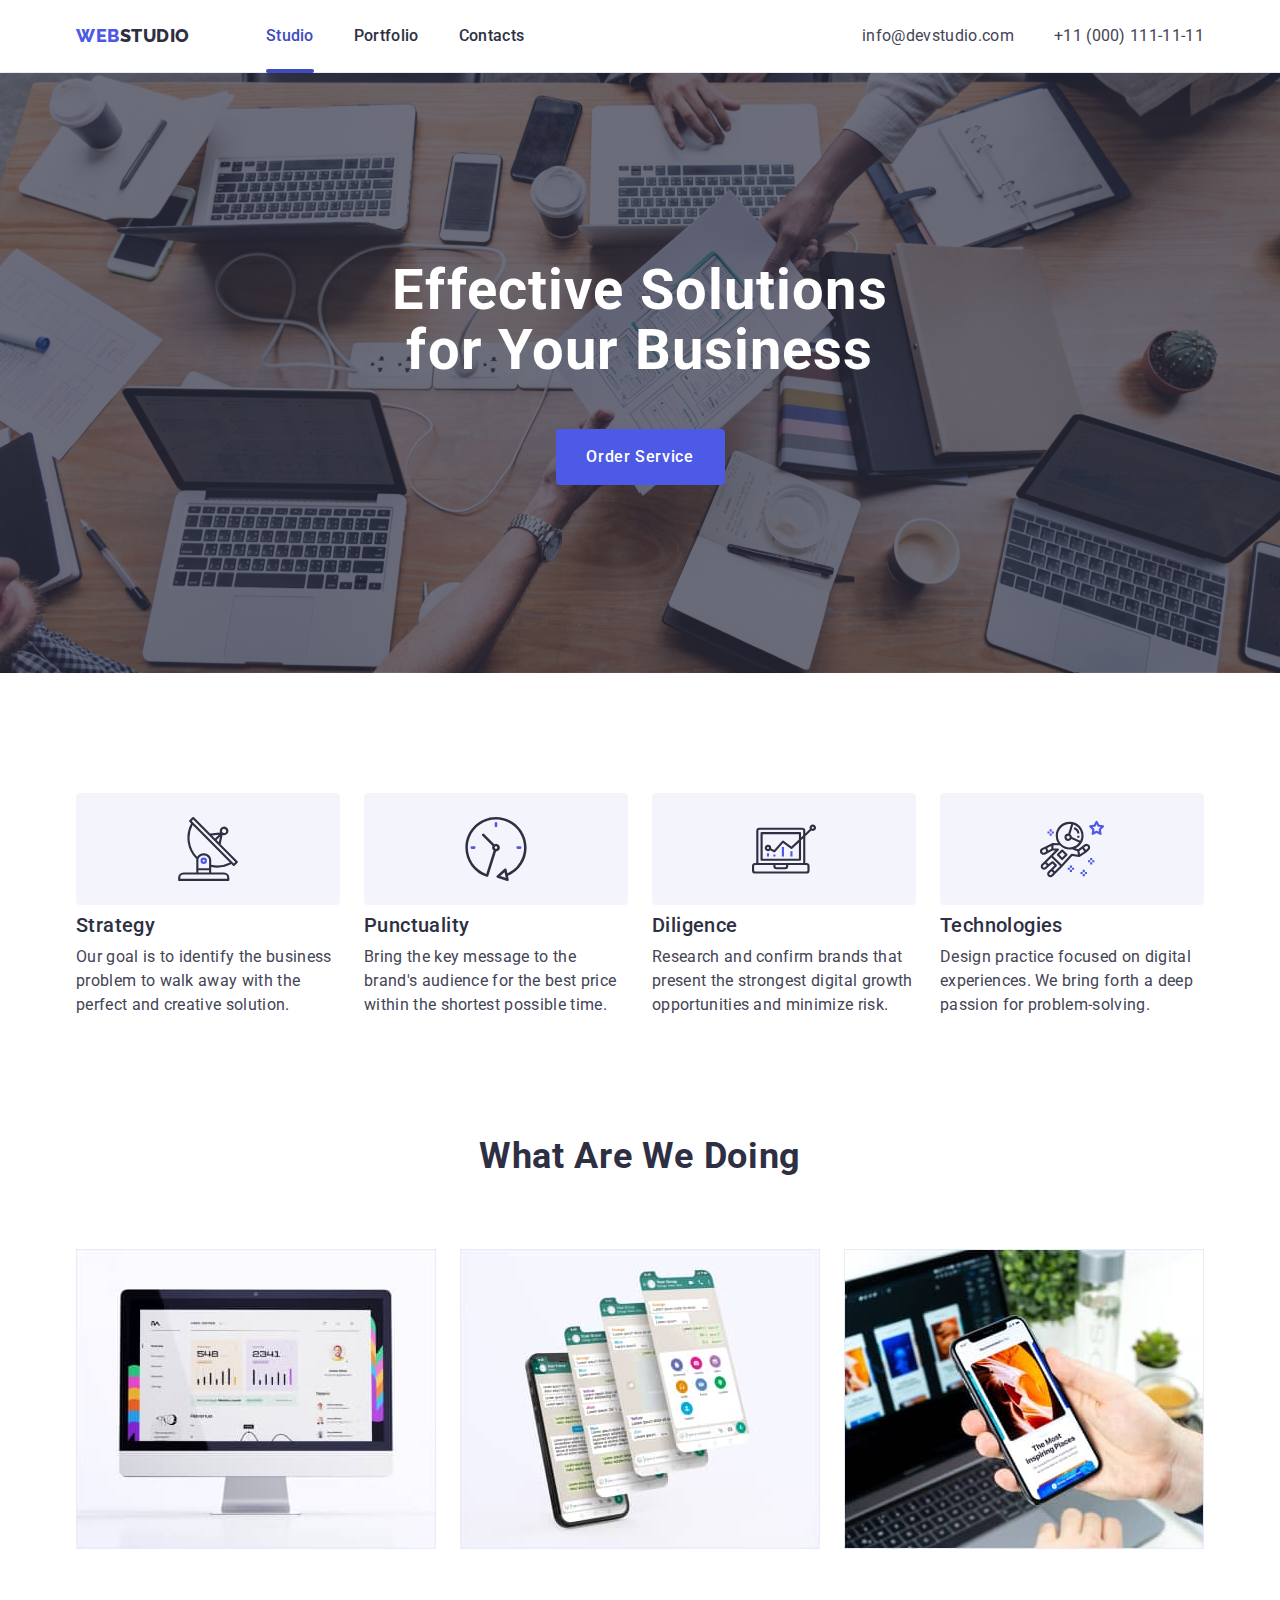
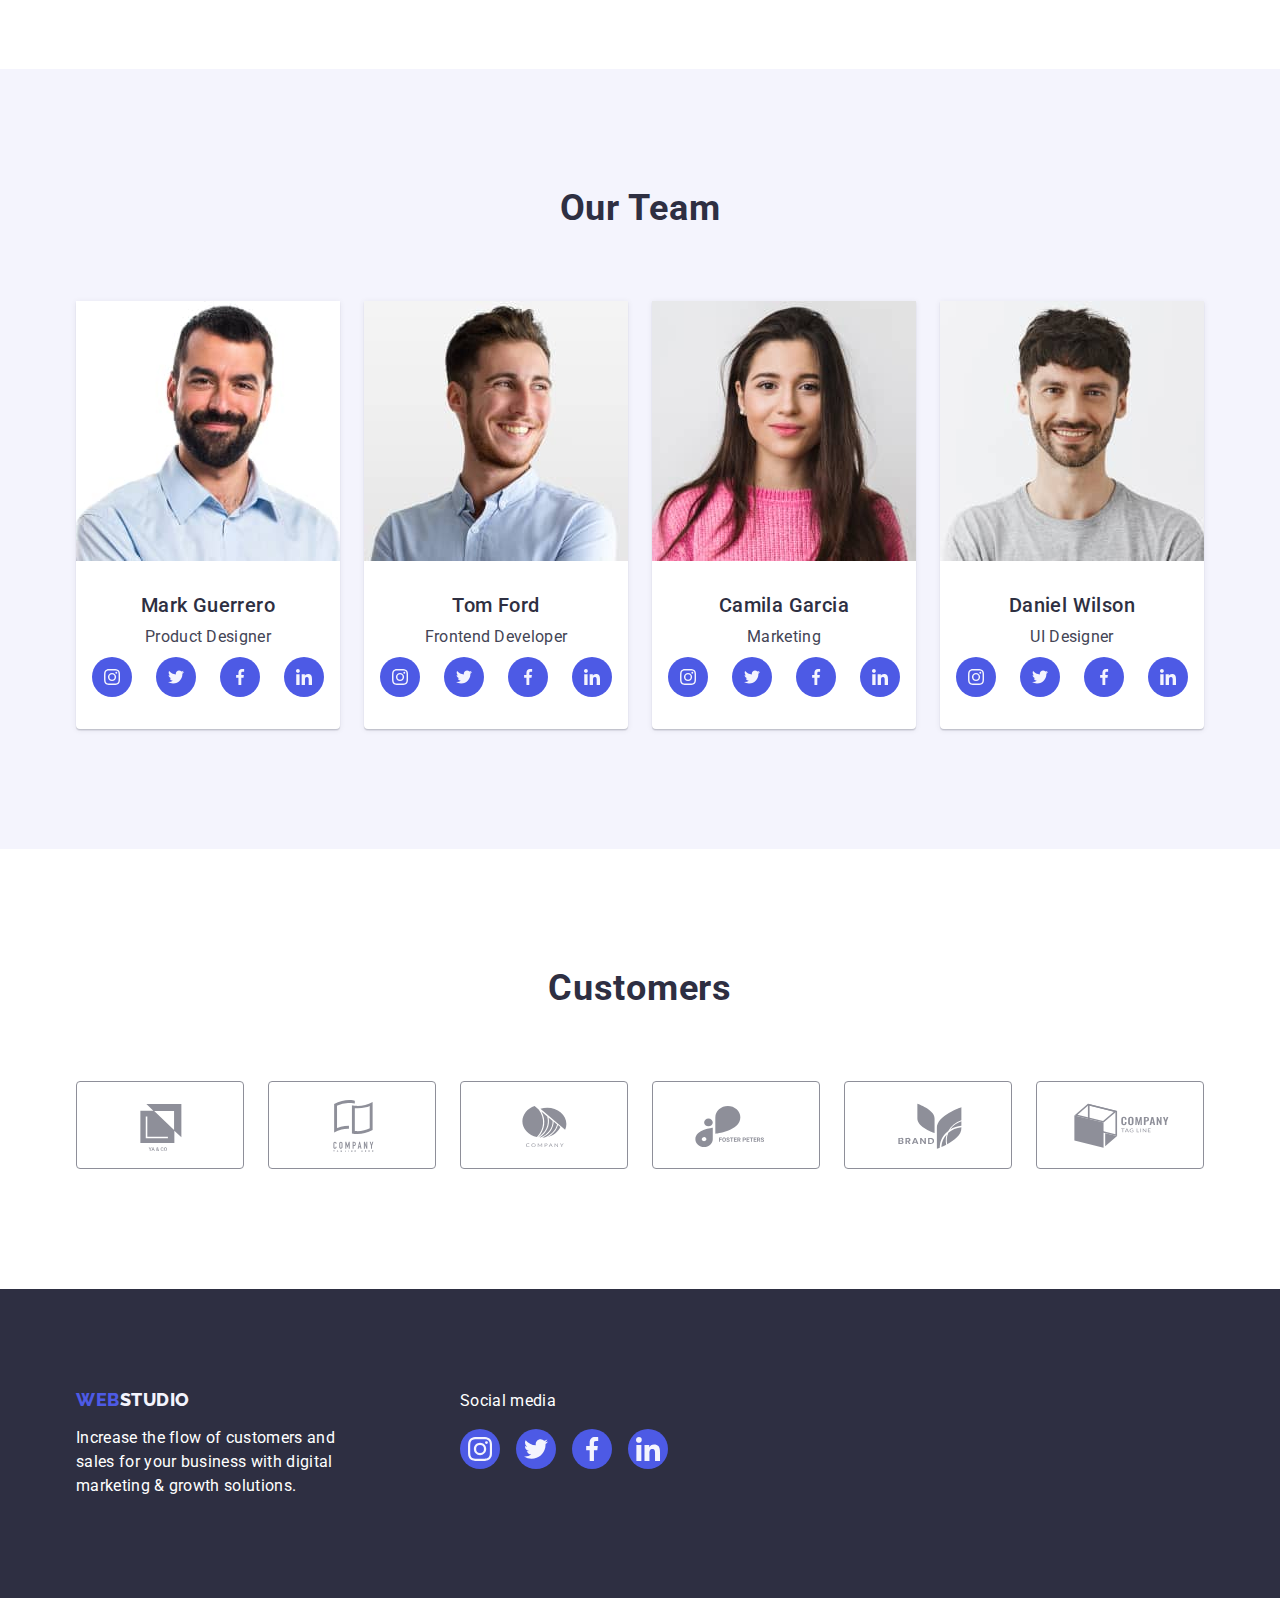
<file: index.html>
<!DOCTYPE html>
<html lang="en">
  <head>
    <meta charset="UTF-8" />
    <meta http-equiv="X-UA-Compatible" content="IE=edge" />
    <meta name="viewport" content="width=device-width, initial-scale=1.0" />
    <link
      rel="stylesheet"
      href="https://cdnjs.cloudflare.com/ajax/libs/modern-normalize/2.0.0/modern-normalize.min.css"
    />
    <link rel="preconnect" href="https://fonts.googleapis.com" />
    <link rel="preconnect" href="https://fonts.gstatic.com" crossorigin />
    <link
      href="https://fonts.googleapis.com/css2?family=Raleway:wght@800&family=Roboto:wght@400;500;700&display=swap"
      rel="stylesheet"
    />
    <link rel="stylesheet" href="./css/styles.css" />
    <title>WebStudio</title>
  </head>
  <body>
    <header class="top-head">
      <div class="header-container container">
        <nav class="header-navigation">
          <a class="logo-header link" href="./index.html">
            Web<span class="span-logo">Studio</span></a
          >
          <ul class="header-menu list">
            <li><a class="pages active link" href="./index.html">Studio</a></li>
            <li>
              <a class="pages link" href="./portfolio.html">Portfolio</a>
            </li>
            <li><a class="pages link" href="">Contacts</a></li>
          </ul>
        </nav>
        <address class="address">
          <ul class="header-list list">
            <li>
              <a class="communicate link" href="mailto:info@devstudio.com"
                >info@devstudio.com</a
              >
            </li>
            <li>
              <a class="communicate link" href="tel:+110001111111"
                >+11 (000) 111-11-11</a
              >
            </li>
          </ul>
        </address>
      </div>
    </header>
    <main>
      <section class="main-title">
        <div class="container">
          <h1 class="solutions-logo title">
            Effective Solutions for Your Business
          </h1>
          <button type="button" class="button" data-modal-open>
            Order Service
          </button>
        </div>
      </section>
      <!-- Особливості -->
      <section class="main-about">
        <div class="container">
          <h2 class="visually-hidden">Features</h2>
          <ul class="list-about list">
            <li class="li-about">
              <div class="container-icon">
                <svg class="icon-features" width="64" height="64">
                  <use href="./images/icons.svg#antenna"></use>
                </svg>
              </div>
              <h3 class="title-features">Strategy</h3>
              <p class="paragraph">
                Our goal is to identify the business problem to walk away with
                the perfect and creative solution.
              </p>
            </li>
            <li class="li-about">
              <div class="container-icon">
                <svg class="icon-features" width="64" height="64">
                  <use href="./images/icons.svg#clock"></use>
                </svg>
              </div>
              <h3 class="title-features">Punctuality</h3>
              <p class="paragraph">
                Bring the key message to the brand's audience for the best price
                within the shortest possible time.
              </p>
            </li>
            <li class="li-about">
              <div class="container-icon">
                <svg class="icon-features" width="64" height="64">
                  <use href="./images/icons.svg#diagram"></use>
                </svg>
              </div>
              <h3 class="title-features">Diligence</h3>
              <p class="paragraph">
                Research and confirm brands that present the strongest digital
                growth opportunities and minimize risk.
              </p>
            </li>
            <li class="li-about">
              <div class="container-icon">
                <svg class="icon-features" width="64" height="64">
                  <use href="./images/icons.svg#astronaut"></use>
                </svg>
              </div>
              <h3 class="title-features">Technologies</h3>
              <p class="paragraph">
                Design practice focused on digital experiences. We bring forth a
                deep passion for problem-solving.
              </p>
            </li>
          </ul>
        </div>
      </section>
      <section class="main-doing">
        <div class="container">
          <h2 class="title-about">What are we doing</h2>
          <ul class="list-about list">
            <li class="li-photo">
              <img
                class="img"
                src="./images/Laptop.jpg"
                alt="Laptop"
                width="360"
                height="290"
              />
            </li>
            <li class="li-photo">
              <img
                src="./images/Masenger.jpg"
                alt="Massenger"
                width="360"
                height="290"
              />
            </li>
            <li class="li-photo">
              <img
                src="./images/Themostplace.jpg"
                alt="Themostplace"
                width="360"
                height="290"
              />
            </li>
          </ul>
        </div>
      </section>
      <section class="team-section">
        <div class="container">
          <h2 class="title-about">Our Team</h2>
          <ul class="list-about list">
            <li class="li-people our-team-background">
              <img
                src="./images/MarkGuerrero.jpg"
                alt="MarkGuerrero"
                width="264"
              />
              <div class="personal-name">
                <h3 class="name-list">Mark Guerrero</h3>
                <p class="team-activity">Product Designer</p>

                <ul class="list container-social">
                  <li class="container-social-icon">
                    <a class="ellipse-container" href="" target="_blank">
                      <svg class="team-icon" width="16" height="16">
                        <use href="./images/icons.svg#instagram"></use>
                      </svg>
                    </a>
                  </li>
                  <li class="container-social-icon">
                    <a class="ellipse-container" href="" target="_blank">
                      <svg class="team-icon" width="16" height="16">
                        <use href="./images/icons.svg#twitter"></use>
                      </svg>
                    </a>
                  </li>
                  <li class="container-social-icon">
                    <a class="ellipse-container" href="" target="_blank">
                      <svg class="team-icon" width="16" height="16">
                        <use href="./images/icons.svg#facebook"></use>
                      </svg>
                    </a>
                  </li>
                  <li class="container-social-icon">
                    <a class="ellipse-container" href="" target="_blank">
                      <svg class="team-icon" width="16" height="16">
                        <use href="./images/icons.svg#linkedin"></use>
                      </svg>
                    </a>
                  </li>
                </ul>
              </div>
            </li>
            <li class="li-people our-team-background">
              <img src="./images/TomFord.jpg" alt="Tom Ford" width="264" />
              <div class="personal-name">
                <h3 class="name-list">Tom Ford</h3>
                <p class="team-activity">Frontend Developer</p>
                <ul class="list container-social">
                  <li class="container-social-icon">
                    <a class="ellipse-container" href="" target="_blank">
                      <svg class="team-icon" width="16" height="16">
                        <use href="./images/icons.svg#instagram"></use>
                      </svg>
                    </a>
                  </li>
                  <li class="container-social-icon">
                    <a class="ellipse-container" href="" target="_blank">
                      <svg class="team-icon" width="16" height="16">
                        <use href="./images/icons.svg#twitter"></use>
                      </svg>
                    </a>
                  </li>
                  <li class="container-social-icon">
                    <a class="ellipse-container" href="" target="_blank">
                      <svg class="team-icon" width="16" height="16">
                        <use href="./images/icons.svg#facebook"></use>
                      </svg>
                    </a>
                  </li>
                  <li class="container-social-icon">
                    <a class="ellipse-container" href="" target="_blank">
                      <svg class="team-icon" width="16" height="16">
                        <use href="./images/icons.svg#linkedin"></use>
                      </svg>
                    </a>
                  </li>
                </ul>
              </div>
            </li>
            <li class="li-people our-team-background">
              <img
                src="./images/CamilaGarcia.jpg"
                alt="CamilaGarcia"
                width="264"
              />
              <div class="personal-name">
                <h3 class="name-list">Camila Garcia</h3>
                <p class="team-activity">Marketing</p>

                <ul class="list container-social">
                  <li class="container-social-icon">
                    <a class="ellipse-container" href="" target="_blank">
                      <svg class="team-icon" width="16" height="16">
                        <use href="./images/icons.svg#instagram"></use>
                      </svg>
                    </a>
                  </li>
                  <li class="container-social-icon">
                    <a class="ellipse-container" href="" target="_blank">
                      <svg class="team-icon" width="16" height="16">
                        <use href="./images/icons.svg#twitter"></use>
                      </svg>
                    </a>
                  </li>
                  <li class="container-social-icon">
                    <a class="ellipse-container" href="" target="_blank">
                      <svg class="team-icon" width="16" height="16">
                        <use href="./images/icons.svg#facebook"></use>
                      </svg>
                    </a>
                  </li>
                  <li class="container-social-icon">
                    <a class="ellipse-container" href="" target="_blank">
                      <svg class="team-icon" width="16" height="16">
                        <use href="./images/icons.svg#linkedin"></use>
                      </svg>
                    </a>
                  </li>
                </ul>
              </div>
            </li>
            <li class="li-people our-team-background">
              <img
                src="./images/DanielWilson.jpg"
                alt="DanielWilson"
                width="264"
              />
              <div class="personal-name">
                <h3 class="name-list">Daniel Wilson</h3>
                <p class="team-activity">UI Designer</p>

                <ul class="list container-social">
                  <li class="container-social-icon">
                    <a class="ellipse-container" href="" target="_blank">
                      <svg class="team-icon" width="16" height="16">
                        <use href="./images/icons.svg#instagram"></use>
                      </svg>
                    </a>
                  </li>
                  <li class="container-social-icon">
                    <a class="ellipse-container" href="" target="_blank">
                      <svg class="team-icon" width="16" height="16">
                        <use href="./images/icons.svg#twitter"></use>
                      </svg>
                    </a>
                  </li>
                  <li class="container-social-icon">
                    <a class="ellipse-container" href="" target="_blank">
                      <svg class="team-icon" width="16" height="16">
                        <use href="./images/icons.svg#facebook"></use>
                      </svg>
                    </a>
                  </li>
                  <li class="container-social-icon">
                    <a class="ellipse-container" href="" target="_blank">
                      <svg class="team-icon" width="16" height="16">
                        <use href="./images/icons.svg#linkedin"></use>
                      </svg>
                    </a>
                  </li>
                </ul>
              </div>
            </li>
          </ul>
        </div>
      </section>
      <section class="section">
        <div class="container">
          <h2 class="title-about company-title">Customers</h2>
          <ul class="clients-list list">
            <li class="clients-item">
              <a
                class="clients-link"
                href=""
                target="_blank"
                aria-label="logo 1"
              >
                <svg class="clients-icon" width="104" height="56">
                  <use href="./images/icons.svg#logo-1"></use>
                </svg>
              </a>
            </li>
            <li class="clients-item">
              <a
                class="clients-link"
                href=""
                target="_blank"
                aria-label="logo 2"
              >
                <svg class="clients-icon" width="104" height="56">
                  <use href="./images/icons.svg#logo-2"></use>
                </svg>
              </a>
            </li>
            <li class="clients-item">
              <a
                class="clients-link"
                href=""
                target="_blank"
                rel=""
                aria-label="logo 3"
              >
                <svg class="clients-icon" width="104" height="56">
                  <use href="./images/icons.svg#logo-3"></use>
                </svg>
              </a>
            </li>
            <li class="clients-item">
              <a
                class="clients-link"
                href=""
                target="_blank"
                aria-label="logo 4"
              >
                <svg class="clients-icon" width="104" height="56">
                  <use href="./images/icons.svg#logo-4"></use>
                </svg>
              </a>
            </li>
            <li class="clients-item">
              <a
                class="clients-link"
                href=""
                target="_blank"
                aria-label="logo 5"
                ><svg class="clients-icon" width="104" height="56">
                  <use href="./images/icons.svg#logo-5"></use>
                </svg>
              </a>
            </li>
            <li class="clients-item">
              <a
                class="clients-link"
                href=""
                target="_blank"
                aria-label="logo 6"
              >
                <svg class="clients-icon" width="104" height="56">
                  <use href="./images/icons.svg#logo-6"></use>
                </svg>
              </a>
            </li>
          </ul>
        </div>
      </section>
    </main>
    <footer class="foot-background">
      <div class="container foot-container">
        <div class="div-logo">
          <a class="foot-logo link" href="./index.html"
            >Web<span class="foot-logo-studio">Studio</span></a
          >
          <p class="foot-paragraph">
            Increase the flow of customers and sales for your business with
            digital marketing & growth solutions.
          </p>
        </div>
        <div>
          <p class="foot-paragraph foot-social">Social media</p>
          <ul class="list foot-list-container">
            <li class="footer-list-icon">
              <a class="foot-logo-container" href="">
                <svg class="footer-icon" width="24" height="24">
                  <use href="./images/icons.svg#instagram"></use>
                </svg>
              </a>
            </li>
            <li class="footer-list-icon">
              <a class="foot-logo-container" href="">
                <svg class="footer-icon" width="24" height="24">
                  <use href="./images/icons.svg#twitter"></use>
                </svg>
              </a>
            </li>
            <li class="footer-list-icon">
              <a class="foot-logo-container" href="">
                <svg class="footer-icon" width="24" height="24">
                  <use href="./images/icons.svg#facebook"></use>
                </svg>
              </a>
            </li>
            <li class="footer-list-icon">
              <a class="foot-logo-container" href="">
                <svg class="footer-icon" width="24" height="24">
                  <use href="./images/icons.svg#linkedin"></use>
                </svg>
              </a>
            </li>
          </ul>
        </div>
      </div>
    </footer>
    <!--Модальне вікно-->
    <div class="backdrop is-hidden" data-modal>
      <div class="modal">
        <button class="modal-btn" type="button" data-modal-close>
          <svg class="modal-icon" width="8" height="8">
            <use href="./images/icons.svg#x-icon"></use>
          </svg>
        </button>
      </div>
    </div>
    <script src="./js/modal.js"></script>
  </body>
</html>
</file>
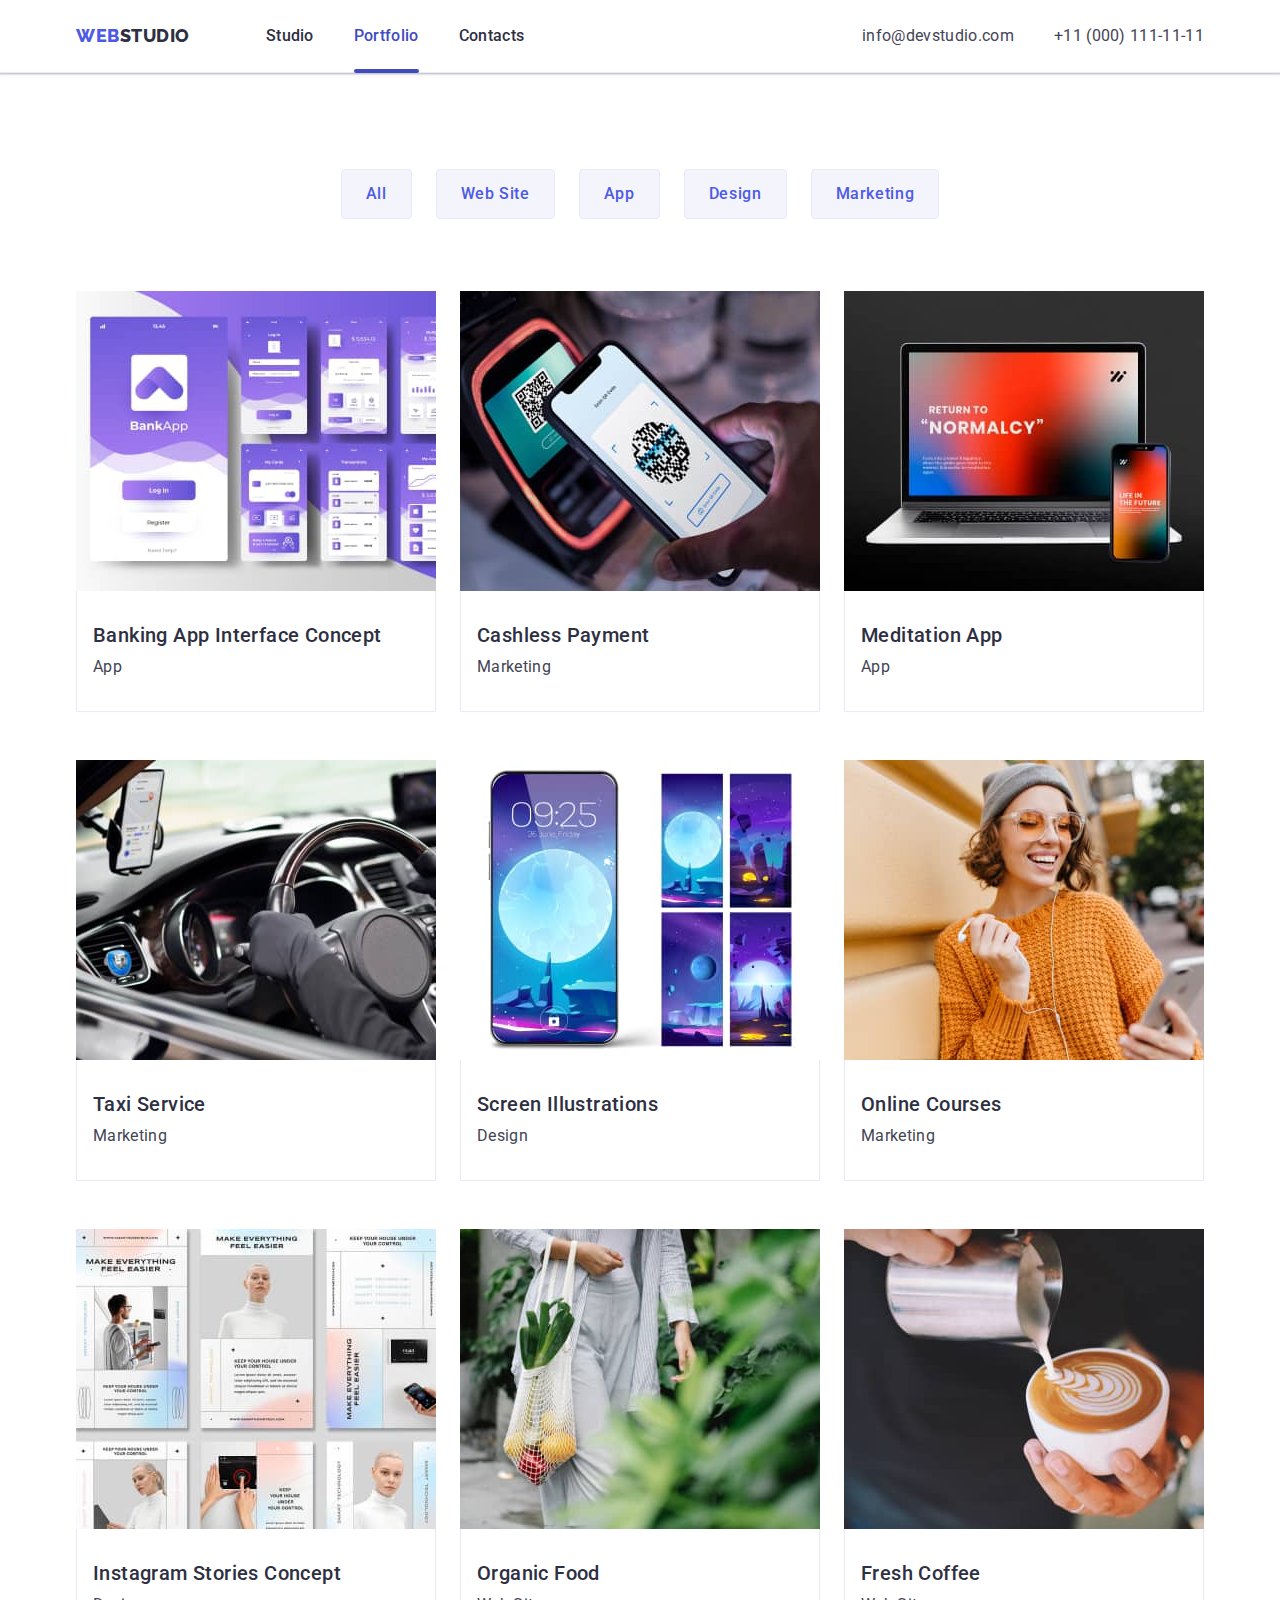
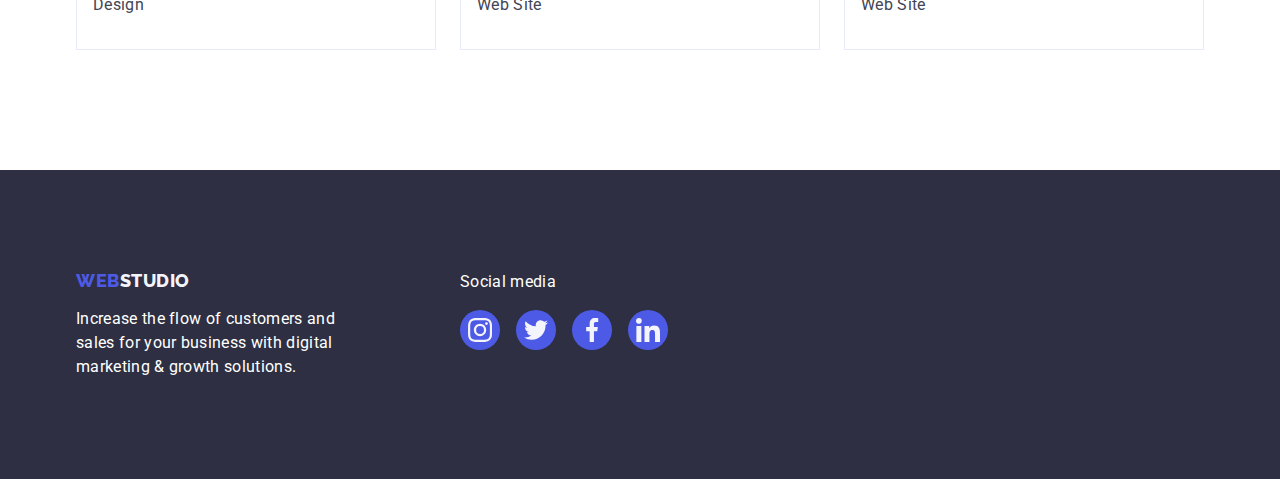
<file: portfolio.html>
<!DOCTYPE html>
<html lang="en">
  <head>
    <meta charset="UTF-8" />
    <meta name="viewport" content="width=device-width, initial-scale=1.0" />
    <link
      rel="stylesheet"
      href="https://cdnjs.cloudflare.com/ajax/libs/modern-normalize/2.0.0/modern-normalize.min.css"
    />

    <link rel="preconnect" href="https://fonts.googleapis.com" />
    <link rel="preconnect" href="https://fonts.gstatic.com" crossorigin />
    <link
      href="https://fonts.googleapis.com/css2?family=Raleway:wght@800&family=Roboto:wght@400;500;700&display=swap"
      rel="stylesheet"
    />
    <link rel="stylesheet" href="./css/styles.css" />
    <title>WebStudio</title>
  </head>
  <body>
    <header class="top-head">
      <div class="header-container container">
        <nav class="header-navigation">
          <a class="logo-header link" href="./index.html">
            Web<span class="span-logo">Studio</span></a
          >
          <ul class="header-menu list">
            <li><a class="pages link" href="./index.html">Studio</a></li>
            <li>
              <a class="pages active link" href="./portfolio.html">Portfolio</a>
            </li>
            <li><a class="pages link" href="">Contacts</a></li>
          </ul>
        </nav>
        <address class="address">
          <ul class="header-list list">
            <li>
              <a class="communicate link" href="mailto:info@devstudio.com"
                >info@devstudio.com</a
              >
            </li>
            <li>
              <a class="communicate link" href="tel:+110001111111"
                >+11 (000) 111-11-11</a
              >
            </li>
          </ul>
        </address>
      </div>
    </header>
    <main>
      <section class="portfolio-main">
        <div class="container">
          <h1 class="visually-hidden">Portfolio Page</h1>
          <ul class="portfolio-list-butt list">
            <li><button type="button" class="portfolio-butt">All</button></li>
            <li>
              <button type="button" class="portfolio-butt">Web Site</button>
            </li>
            <li><button type="button" class="portfolio-butt">App</button></li>
            <li>
              <button type="button" class="portfolio-butt">Design</button>
            </li>
            <li>
              <button type="button" class="portfolio-butt">Marketing</button>
            </li>
          </ul>
          <ul class="portfolio-list list">
            <li class="work-list">
              <a
                href="https://play.google.com/store/apps/details?id=com.ftband.mono&hl=en&pli=1"
                class="link portfolio-link-cart"
              >
                <div class="discription-title">
                  <img
                    src="./images/bankapp.jpg"
                    alt="Banking App Interface Concept"
                    width="360"
                  />

                  <p class="discription-paragraph overlay">
                    14 Stylish and User-Friendly App Design Concepts · Task
                    Manager App · Calorie Tracker App · Exotic Fruit Ecommerce
                    App · Cloud Storage App
                  </p>
                </div>
                <div class="portfolio-photo">
                  <h2 class="portfolio-title">Banking App Interface Concept</h2>
                  <p class="portfolio-paragraph">App</p>
                </div>
              </a>
            </li>

            <li class="work-list">
              <a
                href="https://monei.com/blog/cashless-payments/"
                class="link portfolio-link-cart"
              >
                <div class="discription-title">
                  <img
                    src="./images/cashlesspayment.jpg"
                    alt="Cashless Payment"
                    width="360"
                  />

                  <p class="discription-paragraph overlay">
                    14 Stylish and User-Friendly App Design Concepts · Task
                    Manager App · Calorie Tracker App · Exotic Fruit Ecommerce
                    App · Cloud Storage App
                  </p>
                </div>
                <div class="portfolio-photo">
                  <h2 class="portfolio-title">Cashless Payment</h2>
                  <p class="portfolio-paragraph">Marketing</p>
                </div>
              </a>
            </li>

            <li class="work-list">
              <a
                href="https://apps.apple.com/us/app/headspace-mindful-meditation/id493145008"
                class="link portfolio-link-cart"
              >
                <div class="discription-title">
                  <img
                    src="./images/meditationapp.jpg"
                    alt="Meditation App"
                    width="360"
                  />

                  <p class="discription-paragraph overlay">
                    14 Stylish and User-Friendly App Design Concepts · Task
                    Manager App · Calorie Tracker App · Exotic Fruit Ecommerce
                    App · Cloud Storage App
                  </p>
                </div>
                <div class="portfolio-photo">
                  <h2 class="portfolio-title">Meditation App</h2>
                  <p class="portfolio-paragraph">App</p>
                </div>
              </a>
            </li>

            <li class="work-list">
              <a
                href="https://taxiservice.com.ua/ua"
                class="link portfolio-link-cart"
              >
                <div class="discription-title">
                  <img
                    src="./images/taxidriver.jpg"
                    alt="Taxi Service"
                    width="360"
                  />

                  <p class="discription-paragraph overlay">
                    14 Stylish and User-Friendly App Design Concepts · Task
                    Manager App · Calorie Tracker App · Exotic Fruit Ecommerce
                    App · Cloud Storage App
                  </p>
                </div>
                <div class="portfolio-photo">
                  <h2 class="portfolio-title">Taxi Service</h2>
                  <p class="portfolio-paragraph">Marketing</p>
                </div>
              </a>
            </li>

            <li class="work-list">
              <a
                href="https://www.freepik.com/free-photos-vectors/screen-illustration"
                class="link portfolio-link-cart"
              >
                <div class="discription-title">
                  <img
                    src="./images/screenillustration.jpg"
                    alt="Screen Illustrations"
                    width="360"
                  />

                  <p class="discription-paragraph overlay">
                    14 Stylish and User-Friendly App Design Concepts · Task
                    Manager App · Calorie Tracker App · Exotic Fruit Ecommerce
                    App · Cloud Storage App
                  </p>
                </div>
                <div class="portfolio-photo">
                  <h2 class="portfolio-title">Screen Illustrations</h2>
                  <p class="portfolio-paragraph">Design</p>
                </div>
              </a>
            </li>

            <li class="work-list">
              <a
                href="https://grow.stanford.edu/browse/?ab=browse&campaignid=71700000088960020&adgroupid=58700007507110563&adgroup=GSB-NT+-+Online+-+All&kwid=43700067571895696&utm_medium=cpc&utm_source=GOOGLE&utm_term=online+program&matchtype=p&extensionid=&targetid=kwd-88589358&utm_campaign=GSB-NT+-+Online+(INTL)&utm_content=562110090444&loc_physical_ms=9061018&loc_interest_ms=&network=g&adposition=&device=c&feeditemid=&gad=1&gclid=Cj0KCQjwy9-kBhCHARIsAHpBjHjYBtD2cQjEmWA3zFz9mqamRX8m_f2W0vROX5NLUJCbGLAxHpHoz1EaAoMZEALw_wcB&gclsrc=aw.ds"
                class="link portfolio-link-cart"
              >
                <div class="discription-title">
                  <img
                    src="./images/onlinecourses.jpg"
                    alt="Online Courses"
                    width="360"
                    height="300"
                  />

                  <p class="discription-paragraph overlay">
                    14 Stylish and User-Friendly App Design Concepts · Task
                    Manager App · Calorie Tracker App · Exotic Fruit Ecommerce
                    App · Cloud Storage App
                  </p>
                </div>
                <div class="portfolio-photo">
                  <h2 class="portfolio-title">Online Courses</h2>
                  <p class="portfolio-paragraph">Marketing</p>
                </div>
              </a>
            </li>

            <li class="work-list">
              <a
                href="https://influencermarketinghub.com/instagram-story-ideas/"
                class="link portfolio-link-cart"
              >
                <div class="discription-title">
                  <img
                    src="./images/inststories.jpg"
                    alt="Instagram Stories Concept"
                    width="360"
                  />

                  <p class="discription-paragraph overlay">
                    14 Stylish and User-Friendly App Design Concepts · Task
                    Manager App · Calorie Tracker App · Exotic Fruit Ecommerce
                    App · Cloud Storage App
                  </p>
                </div>
                <div class="portfolio-photo">
                  <h2 class="portfolio-title">Instagram Stories Concept</h2>
                  <p class="portfolio-paragraph">Design</p>
                </div>
              </a>
            </li>

            <li class="work-list">
              <a
                href="https://organicinfo.ua/en/"
                class="link portfolio-link-cart"
              >
                <div class="discription-title">
                  <img
                    src="./images/organicfood.jpg"
                    alt="Organic Food"
                    width="360"
                  />

                  <p class="discription-paragraph overlay">
                    14 Stylish and User-Friendly App Design Concepts · Task
                    Manager App · Calorie Tracker App · Exotic Fruit Ecommerce
                    App · Cloud Storage App
                  </p>
                </div>
                <div class="portfolio-photo">
                  <h2 class="portfolio-title">Organic Food</h2>
                  <p class="portfolio-paragraph">Web Site</p>
                </div>
              </a>
            </li>

            <li class="work-list">
              <a
                href="https://www.instagram.com/freshcoffeeroastery/"
                class="link portfolio-link-cart"
              >
                <div class="discription-title">
                  <img
                    src="./images/freshcoffee.jpg"
                    alt="Fresh Coffee"
                    width="360"
                  />

                  <p class="discription-paragraph overlay">
                    14 Stylish and User-Friendly App Design Concepts · Task
                    Manager App · Calorie Tracker App · Exotic Fruit Ecommerce
                    App · Cloud Storage App
                  </p>
                </div>
                <div class="portfolio-photo">
                  <h2 class="portfolio-title">Fresh Coffee</h2>
                  <p class="portfolio-paragraph">Web Site</p>
                </div>
              </a>
            </li>
          </ul>
        </div>
      </section>
    </main>
    <footer class="foot-background">
      <div class="container foot-container">
        <div class="div-logo">
          <a class="foot-logo link" href="./index.html"
            >Web<span class="foot-logo-studio">Studio</span></a
          >
          <p class="foot-paragraph">
            Increase the flow of customers and sales for your business with
            digital marketing & growth solutions.
          </p>
        </div>
        <div>
          <p class="foot-paragraph foot-social">Social media</p>
          <ul class="list foot-list-container">
            <li class="footer-list-icon">
              <a class="foot-logo-container" href="">
                <svg class="footer-icon" width="24" height="24">
                  <use href="./images/icons.svg#instagram"></use>
                </svg>
              </a>
            </li>
            <li class="footer-list-icon">
              <a class="foot-logo-container" href="">
                <svg class="footer-icon" width="24" height="24">
                  <use href="./images/icons.svg#twitter"></use>
                </svg>
              </a>
            </li>
            <li class="footer-list-icon">
              <a class="foot-logo-container" href="">
                <svg class="footer-icon" width="24" height="24">
                  <use href="./images/icons.svg#facebook"></use>
                </svg>
              </a>
            </li>
            <li class="footer-list-icon">
              <a class="foot-logo-container" href="">
                <svg class="footer-icon" width="24" height="24">
                  <use href="./images/icons.svg#linkedin"></use>
                </svg>
              </a>
            </li>
          </ul>
        </div>
      </div>
    </footer>
  </body>
</html>
</file>
<file: css/styles.css>
:root {
  --primary-white-color: #ffffff;
  --primary-blue-color: #4d5ae5;
  --primary-navyblue-color: #2e2f42;
  --primary-slate-color: #434455;
  --primary-cloud-color: #f4f4fd;
  --primary-ocean-color: #404bbf;
  --primary-cornflower-color: #e7e9fc;
  --primary-light-slate-color: #8e8f99;
  --primary-dairy-color: #fcfcfc;
  --primary-green-color: #31d0aa;
}

body {
  font-family: "Roboto", sans-serif;
  color: var(--primary-slate-color);
  background-color: var(--primary-white-color);
}
h1,
h2,
h3,
h4,
h5,
h6,
ul,
p {
  margin: 0;
}
ul {
  padding: 0;
  margin: 0;
}
a {
  display: block;
  cursor: pointer;
}
button {
  cursor: pointer;
}
.top-head {
  border-bottom: 1px solid #e7e9fc;
  box-shadow: 0px 2px 1px rgba(46, 47, 66, 0.08),
    0px 1px 1px rgba(46, 47, 66, 0.16), 0px 1px 6px rgba(46, 47, 66, 0.08);
}
.visually-hidden {
  position: absolute;
  width: 1px;
  height: 1px;
  margin: -1px;
  border: 0;
  padding: 0;
  white-space: nowrap;
  clip-path: inset(100%);
  clip: rect(0 0 0 0);
  overflow: hidden;
}
.header-container {
  display: flex;
  align-items: center;
}
.container {
  width: 1158px;
  margin: 0 auto;
  padding: 0 15px 0 15px;
}
.header-navigation {
  display: flex;
  align-items: center;
}
.header-menu {
  display: flex;
  gap: 40px;
}
.logo-header {
  font-family: "Raleway", sans-serif;
  color: var(--primary-blue-color);
  font-weight: 800;
  font-size: 18px;
  line-height: 1.17;
  letter-spacing: 0.03em;
  text-transform: uppercase;
  margin-right: 76px;
}
.span-logo {
  color: var(--primary-navyblue-color);
}
.header-list {
  display: flex;
  gap: 40px;
}
.address {
  font-style: normal;
  margin-left: auto;
}
img {
  display: block;
  max-width: 100%;
  height: auto;
}

.list {
  list-style: none;
}
.pages {
  position: relative;
  font-weight: 500;
  font-size: 16px;
  line-height: 1.5;
  letter-spacing: 0.02em;
  color: var(--primary-navyblue-color);
  padding-top: 24px;
  padding-bottom: 24px;
  transition: color 250ms cubic-bezier(0.4, 0, 0.2, 1);
}
.pages.active {
  color: var(--primary-ocean-color);
}
.pages.active::after {
  content: "";
  position: absolute;
  bottom: -1px;
  left: 0;
  display: block;
  width: 100%;
  height: 4px;
  background-color: var(--primary-ocean-color);
  color: var(--primary-ocean-color);
  border-radius: 2px;
}

.pages:hover,
.pages:focus {
  color: var(--primary-ocean-color);
}
.address .list {
  font-style: normal;
}

.communicate {
  font-size: 16px;
  line-height: 1.5;
  letter-spacing: 0.02em;
  color: var(--primary-slate-color);
  transition: color 250ms cubic-bezier(0.4, 0, 0.2, 1);
}
.communicate:hover,
.communicate:focus {
  color: var(--primary-ocean-color);
}
.link {
  text-decoration: none;
}
.main-title {
  max-width: 1440px;
  margin: 0 auto;
  background-color: var(--primary-navyblue-color);
  padding: 188px 0;
  background-image: linear-gradient(
      rgba(46, 47, 66, 0.7),
      rgba(46, 47, 66, 0.7)
    ),
    url(../images/people-office.jpg);
  background-repeat: no-repeat;
  background-position: center;
  background-size: cover;
}
.solutions-logo {
  max-width: 496px;
  margin-bottom: 48px;
}
.title {
  margin-left: auto;
  margin-right: auto;
  font-size: 56px;
  line-height: 1.07;
  text-align: center;
  letter-spacing: 0.02em;
  color: var(--primary-white-color);
}
.button {
  background-color: var(--primary-blue-color);
  font-family: "Roboto", sans-serif;
  font-weight: 500;
  font-size: 16px;
  line-height: 1.5;
  letter-spacing: 0.04em;
  color: var(--primary-white-color);
  cursor: pointer;
  display: block;
  min-width: 169px;
  height: 56px;
  border: none;
  border-radius: 4px;
  margin-left: auto;
  margin-right: auto;
  transition: background-color 250ms cubic-bezier(0.4, 0, 0.2, 1);
}
.button:hover,
.button:focus {
  background-color: var(--primary-ocean-color);
}
.title-features {
  font-weight: 500;
  font-size: 20px;
  line-height: 1.2;
  letter-spacing: 0.02em;
  color: var(--primary-navyblue-color);
  margin-bottom: 8px;
}
.paragraph {
  line-height: 1.5;
  letter-spacing: 0.02em;
  color: var(--primary-slate-color);
}
.title-about {
  font-size: 36px;
  line-height: 1.11;
  text-align: center;
  letter-spacing: 0.02em;
  text-transform: capitalize;
  color: var(--primary-navyblue-color);
  margin-bottom: 72px;
}
.team-section {
  background-color: var(--primary-cloud-color);
  padding: 120px 0;
}

.name-list {
  font-weight: 500;
  font-size: 20px;
  line-height: 1.2;
  letter-spacing: 0.02em;
  color: var(--primary-navyblue-color);
  text-align: center;
  margin-bottom: 8px;
}
.our-team-background {
  background-color: var(--primary-white-color);
}
.team-activity {
  line-height: 1.5;
  letter-spacing: 0.02em;
  color: var(--primary-slate-color);
  text-align: center;
  margin-bottom: 8px;
}

.portfolio-butt {
  font-family: "Roboto", sans-serif;
  font-weight: 500;
  font-size: 16px;
  line-height: 1.5;
  letter-spacing: 0.04em;
  color: var(--primary-blue-color);
  cursor: pointer;
  background-color: var(--primary-cloud-color);
  padding: 12px 24px;
  border: 1px solid var(--primary-cornflower-color);
  border-radius: 4px;
  transition: color 250ms cubic-bezier(0.4, 0, 0.2, 1),
    background-color 250ms cubic-bezier(0.4, 0, 0.2, 1),
    border-color 250ms cubic-bezier(0.4, 0, 0.2, 1),
    box-shadow 250ms cubic-bezier(0.4, 0, 0.2, 1);
}
.portfolio-butt:hover,
.portfolio-butt:focus {
  border: 1px solid transparent;
  color: var(--primary-white-color);
  background-color: var(--primary-ocean-color);
  box-shadow: 0px 3px 1px rgba(0, 0, 0, 0.1), 0px 2px 1px rgba(0, 0, 0, 0.08),
    0px 2px 2px rgba(0, 0, 0, 0.12);
}

.portfolio-title {
  font-weight: 500;
  font-size: 20px;
  line-height: 1.2;
  letter-spacing: 0.02em;
  color: var(--primary-navyblue-color);
  margin-bottom: 8px;
}
.portfolio-paragraph {
  line-height: 1.5;
  letter-spacing: 0.02em;
  color: var(--primary-slate-color);
}
.main-about {
  padding: 120px 0;
}
.list-about {
  display: flex;
  gap: 24px;
}
.li-about {
  width: calc((100% - 72px) / 4);
}
.main-doing {
  padding-bottom: 120px;
}
.li-photo {
  width: calc((100% - 48px) / 3);
}
.li-people {
  width: calc((100% - 72px) / 4);
  border-radius: 0px 0px 4px 4px;
  box-shadow: 0px 2px 1px 0px rgba(46, 47, 66, 0.08),
    0px 1px 1px 0px rgba(46, 47, 66, 0.16),
    0px 1px 6px 0px rgba(46, 47, 66, 0.08);
}
.personal-name {
  padding: 32px 0;
}
.portfolio-main {
  padding-top: 96px;
  padding-bottom: 120px;
}
.portfolio-list-butt {
  display: flex;
  justify-content: center;
  gap: 24px;
  margin-bottom: 72px;
  margin-top: 0;
}
.portfolio-list {
  display: flex;
  flex-wrap: wrap;
  column-gap: 24px;
  row-gap: 48px;
  margin-top: 0;
}
.work-list {
  width: calc((100% - 48px) / 3);
  transition: background box-shadow 250ms cubic-bezier(0.4, 0, 0.2, 1);
}
.work-list:hover,
.work-list:focus {
  background: var(--primary-white-color);
  box-shadow: 0px 2px 1px 0px rgba(46, 47, 66, 0.08),
    0px 1px 1px 0px rgba(46, 47, 66, 0.16),
    0px 1px 6px 0px rgba(46, 47, 66, 0.08);
}
.discription-title {
  position: relative;
  width: 100%;
  overflow: hidden;
  height: 100%;
}
.portfolio-link-cart {
  display: block;
  transition: box-shadow 250ms cubic-bezier(0.4, 0, 0.2, 1);
}

.portfolio-link-cart:hover .overlay,
.portfolio-link-cart:focus .overlay {
  transform: translateY(0%);
  box-shadow: 0px 1px 6px rgba(46, 47, 66, 0.08),
    0px 1px 1px rgba(46, 47, 66, 0.16), 0px 2px 1px rgba(46, 47, 66, 0.08);
}

.overlay {
  position: absolute;
  top: 0;
  left: 0;
  width: 100%;
  height: 100%;
  flex-shrink: 0;
  background-color: var(--primary-blue-color);
  transform: translateY(100%);
  transition: transform 250ms cubic-bezier(0.4, 0, 0.2, 1);
}

.discription-paragraph {
  font-size: 16px;
  color: var(--primary-cloud-color);
  font-family: "Roboto";
  font-style: normal;
  line-height: 1.5;
  letter-spacing: 0.02em;
  padding: 40px 32px;
  background-color: var(--primary-blue-color);

  transition: transform 250ms cubic-bezier(0.4, 0, 0.2, 1);
}
.portfolio-photo {
  padding: 32px 16px;
  border: 1px solid var(--primary-cornflower-color);
  border-top: none;
}
.icon-features {
  top: 24px;
  left: 100px;
}
.container-icon {
  justify-content: center;
  align-items: center;
  background-color: var(--primary-cloud-color);
  width: 264px;
  height: 112px;
  display: flex;
  gap: 24px;
  border-radius: 4px;
  position: relative;
  box-sizing: border-box;
  margin-bottom: 8px;
}
.ellipse-container {
  display: flex;
  align-items: center;
  justify-content: center;
  border-radius: 50%;
  background-color: var(--primary-blue-color);
  width: 100%;
  height: 100%;
  overflow: visible;
  transition: background-color 250ms cubic-bezier(0.4, 0, 0.2, 1);
}

.ellipse-container:focus,
.ellipse-container:hover {
  background-color: var(--primary-ocean-color);
}
.team-icon {
  fill: var(--primary-cloud-color);
}
.section {
  padding-top: 120px;
  padding-bottom: 120px;
}
.container-social {
  display: flex;
  justify-content: center;
  align-items: center;
  gap: 24px;
}
.container-social-icon {
  width: 40px;
  height: 40px;
}
.clients-list {
  display: flex;
  justify-content: center;
  gap: 24px;
}
.clients-item {
  width: calc((100% - 120px) / 6);
  height: 88px;
}
.clients-link {
  display: flex;
  justify-content: center;
  align-items: center;
  border: 1px solid var(--primary-light-slate-color);
  width: 100%;
  height: 100%;
  color: var(--primary-light-slate-color);
  border-radius: 4px;
  transition: border-color 250ms cubic-bezier(0.4, 0, 0.2, 1),
    color 250ms cubic-bezier(0.4, 0, 0.2, 1);
}
.clients-link:hover,
.clients-link:focus {
  border-color: var(--primary-ocean-color);
  color: var(--primary-ocean-color);
}
.clients-icon {
  fill: currentColor;
}
.clients-link:hover {
  border-color: var(--primary-ocean-color);
}
.company-title {
  margin-bottom: 72px;
}
/*Foter*/
.foot-container {
  display: flex;
  align-items: baseline;
}
.div-logo {
  margin-right: 120px;
}
.foot-background {
  background-color: var(--primary-navyblue-color);
  padding: 100px 0;
}
.foot-logo {
  font-family: "Raleway", sans-serif;
  color: var(--primary-blue-color);
  font-weight: 800;
  font-size: 18px;
  line-height: 1.17;
  letter-spacing: 0.03em;
  text-transform: uppercase;
  display: inline-block;
  margin-bottom: 16px;
}
.foot-logo-studio {
  color: var(--primary-cloud-color);
}
.foot-paragraph {
  line-height: 1.5;
  letter-spacing: 0.02em;
  color: var(--primary-white-color);
  max-width: 264px;
}
.foot-social {
  font-size: 500;
  margin-bottom: 16px;
}
.foot-list-container {
  display: flex;
  gap: 16px;
}
.footer-list-icon {
  width: 40px;
  height: 40px;
}
.foot-logo-container {
  display: flex;
  align-items: center;
  justify-content: center;
  width: 100%;
  height: 100%;

  border-radius: 50% 50%;
  background-color: var(--primary-blue-color);
  transition: background-color 250ms cubic-bezier(0.4, 0, 0.2, 1);
}

.footer-icon {
  fill: var(--primary-cloud-color);
  top: 8px;
  left: 8px;
}
.foot-logo-container:hover,
.foot-logo-container:focus {
  background-color: var(--primary-green-color);
}

.backdrop {
  position: fixed;
  top: 0;
  left: 0;
  width: 100%;
  height: 100%;
  background-color: rgba(46, 47, 66, 0.4);
  transition: opacity 250ms cubic-bezier(0.4, 0, 0.2, 1),
    visibility 250ms cubic-bezier(0.4, 0, 0.2, 1);
}
.backdrop.is-hidden {
  opacity: 0;
  visibility: hidden;
  pointer-events: none;
}
/*Видимий стан*/
.modal {
  position: absolute;
  top: 50%;
  left: 50%;
  transform: translate(-50%, -50%) scale(1);
  stroke: var(--primary-navyblue-color);
  width: 408px;
  min-height: 584px;
  background-color: var(--primary-dairy-color);
  border-radius: 4px;
  box-shadow: 0px 2px 1px 0px rgba(0, 0, 0, 0.2),
    0px 1px 3px 0px rgba(0, 0, 0, 0.12), 0px 1px 1px 0px rgba(0, 0, 0, 0.14);
  transition: transform 250ms cubic-bezier(0.4, 0, 0.2, 1);
}
.backdrop.is-hidden .modal {
  opacity: 0;
  transform: translateY(50%) translateX(50%) rotate(120deg);
}
.modal-icon {
  width: 8px;
  height: 8px;
  transition: fill 250ms cubic-bezier(0.4, 0, 0.2, 1);
}
.modal-icon:hover,
.modal-icon:focus {
  fill: var(--primary-white-color);
}
.modal-btn {
  display: flex;
  justify-content: center;
  align-items: center;
  position: absolute;
  top: 24px;
  right: 24px;
  width: 24px;
  height: 24px;
  padding: 0;
  flex-shrink: 0;
  border-radius: 50%;
  border: 1px solid rgba(0, 0, 0, 0.1);
  background-color: var(--primary-cornflower-color);
  transition: background-color 250ms cubic-bezier(0.4, 0, 0.2, 1),
    border 250ms cubic-bezier(0.4, 0, 0.2, 1);
}
.modal-btn:focus,
.modal-btn:hover {
  background-color: var(--primary-ocean-color);
  border: none;
  fill: var(--primary-white-color);
}

.modal-btn:active {
  background-color: var(--primary-ocean-color);
}
.modal-btn:active .modal-icon {
  fill: var(--primary-white-color);
}
</file>
